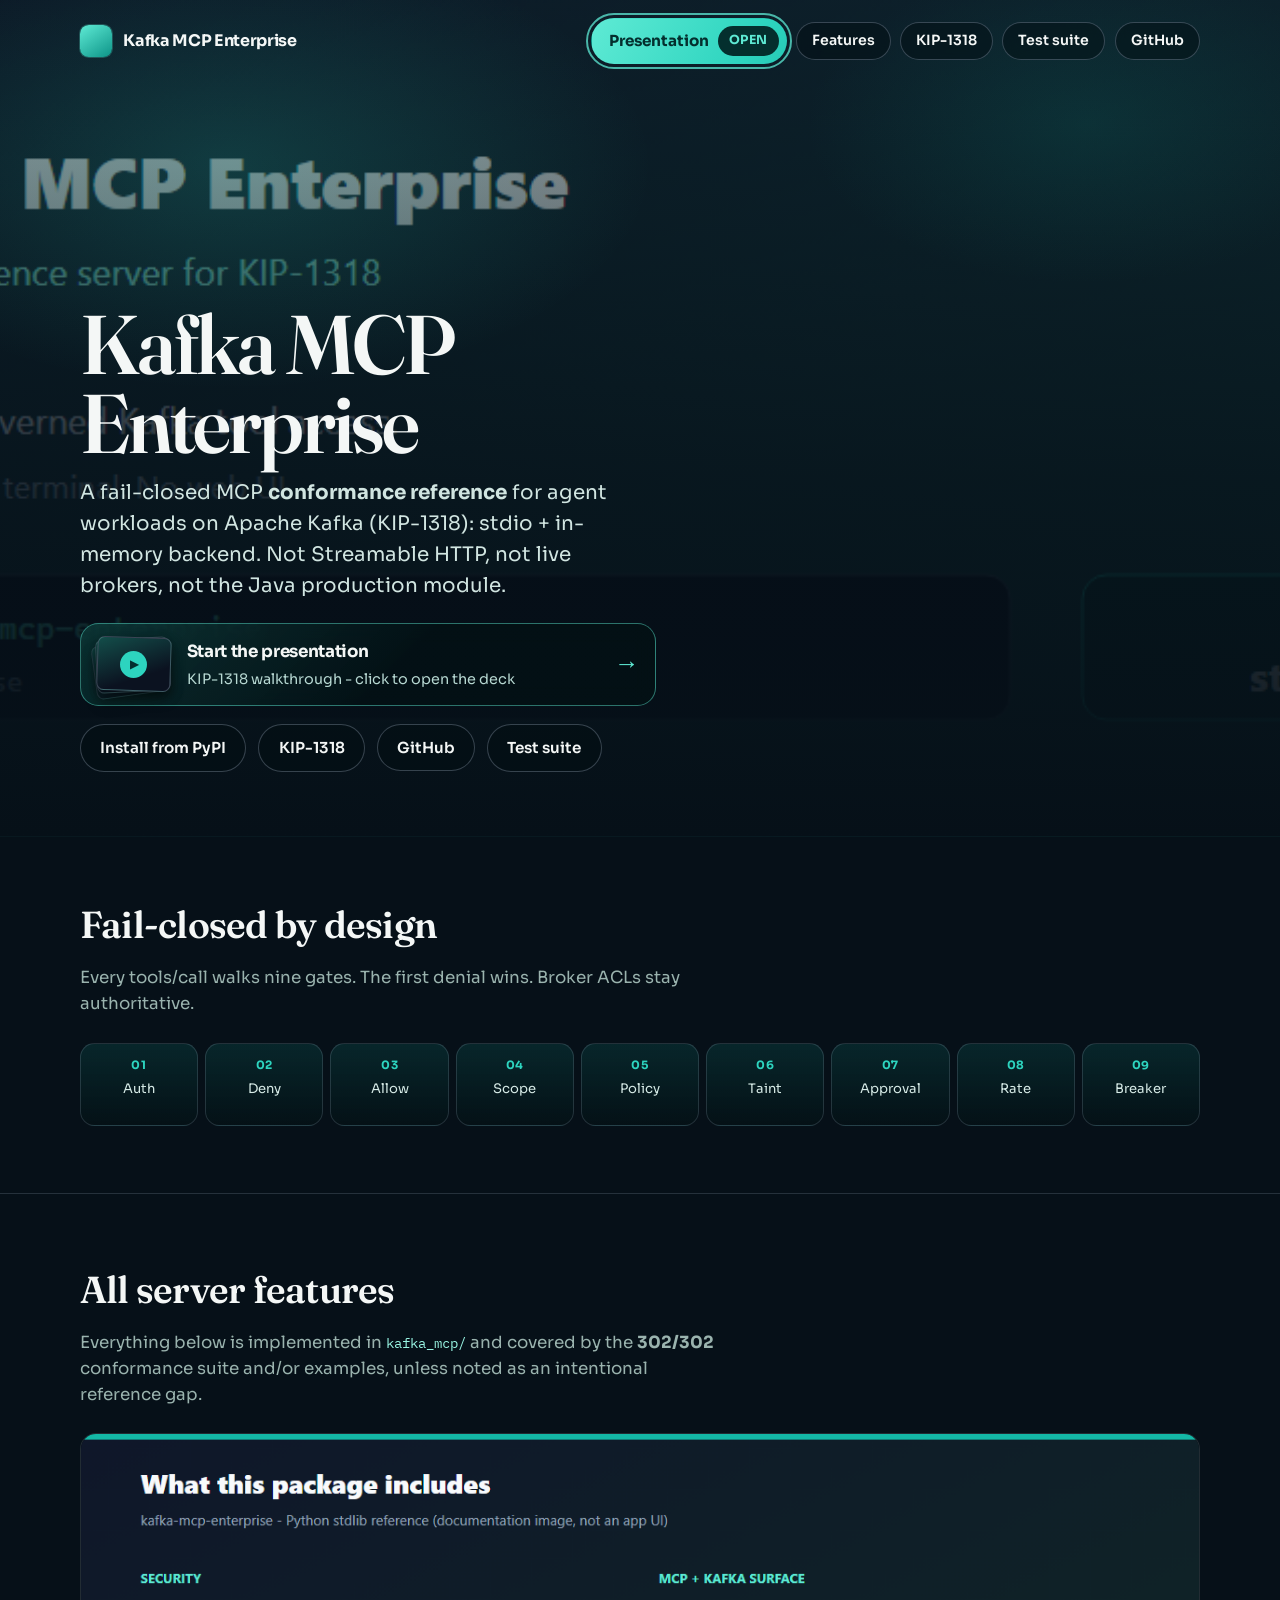
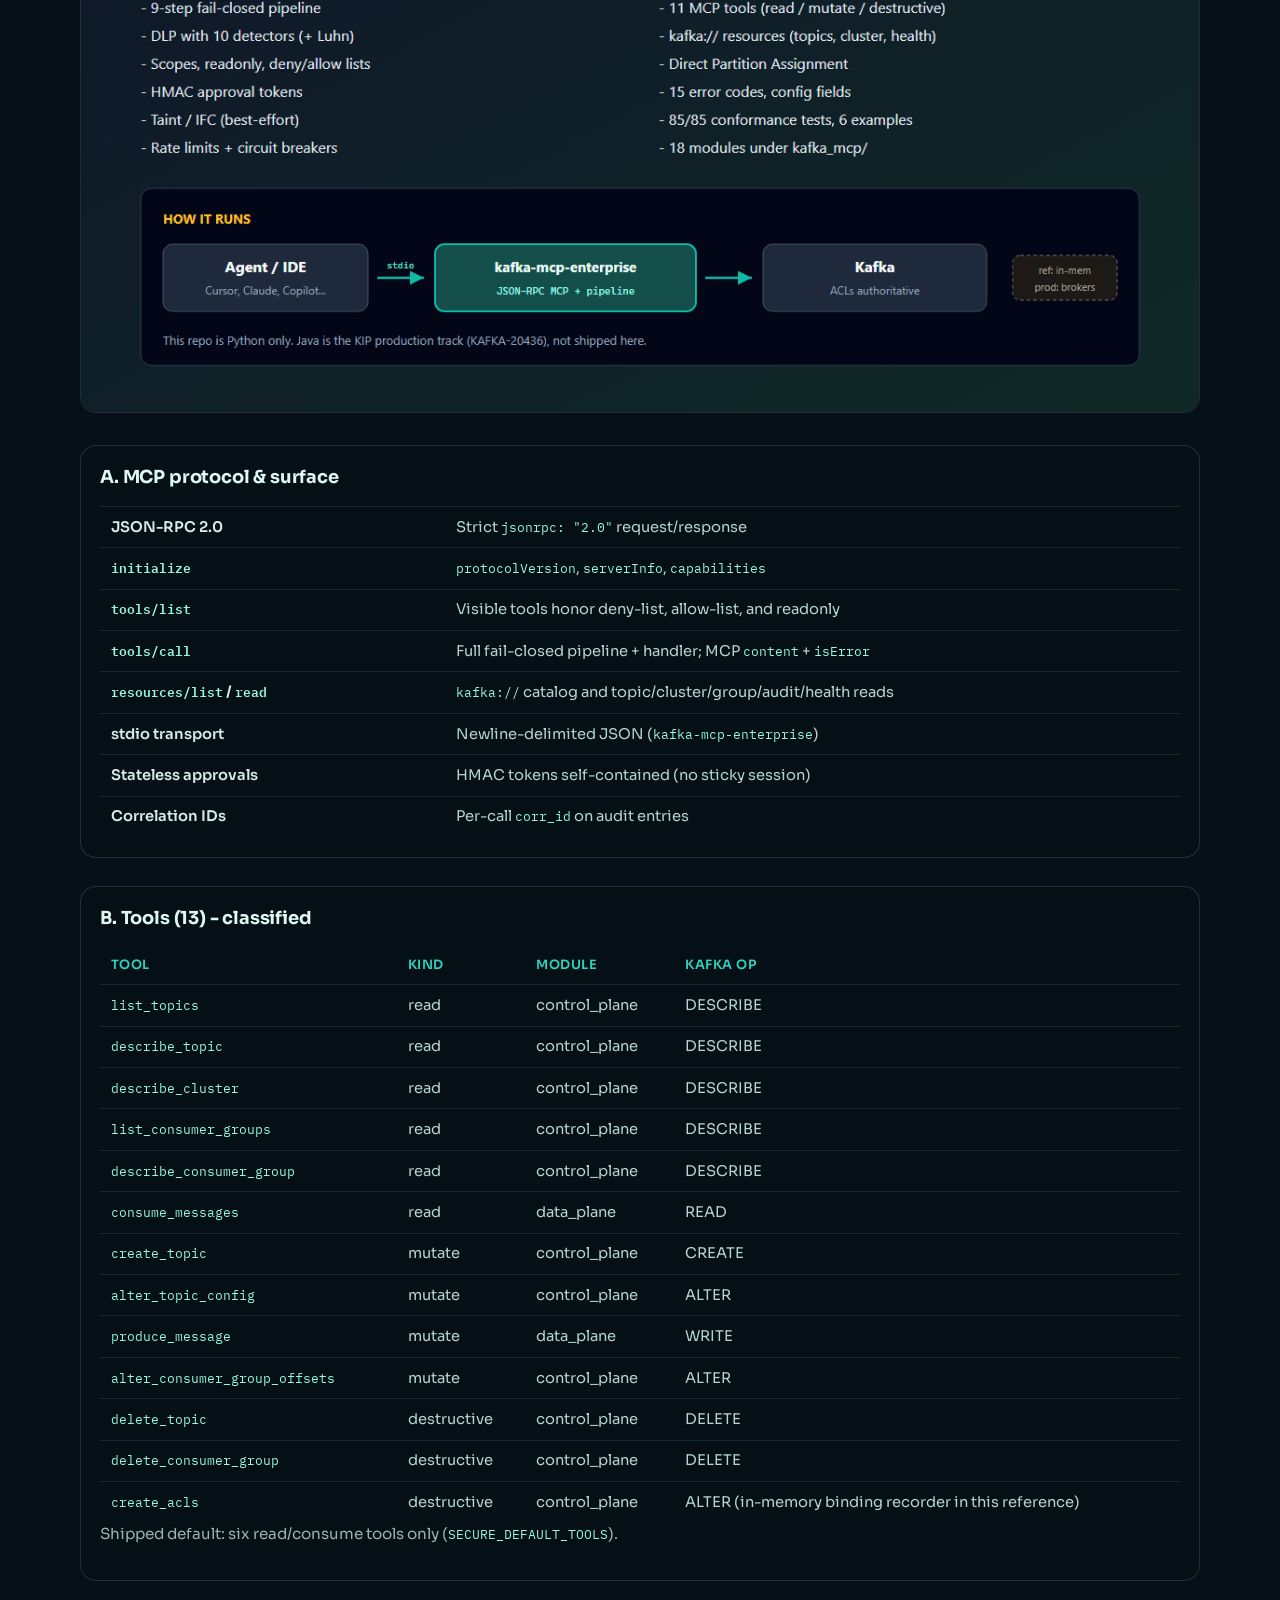
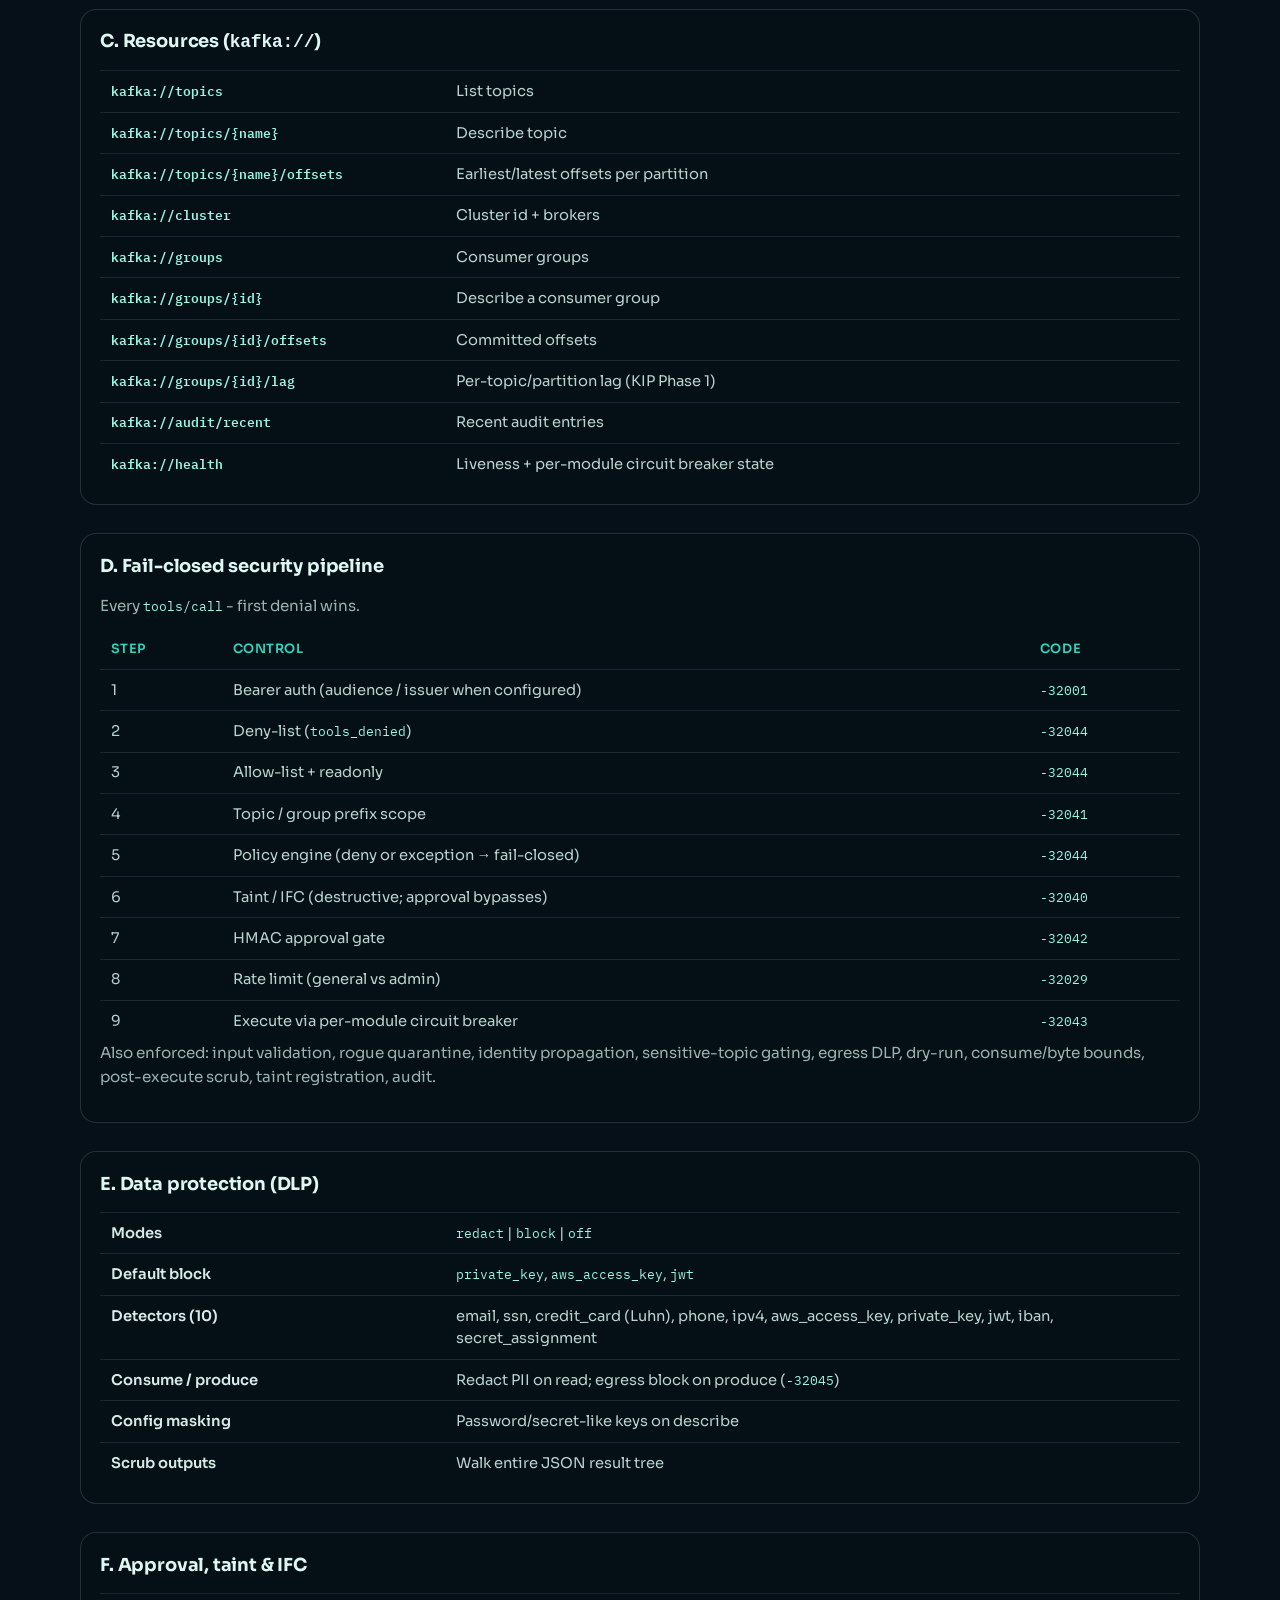
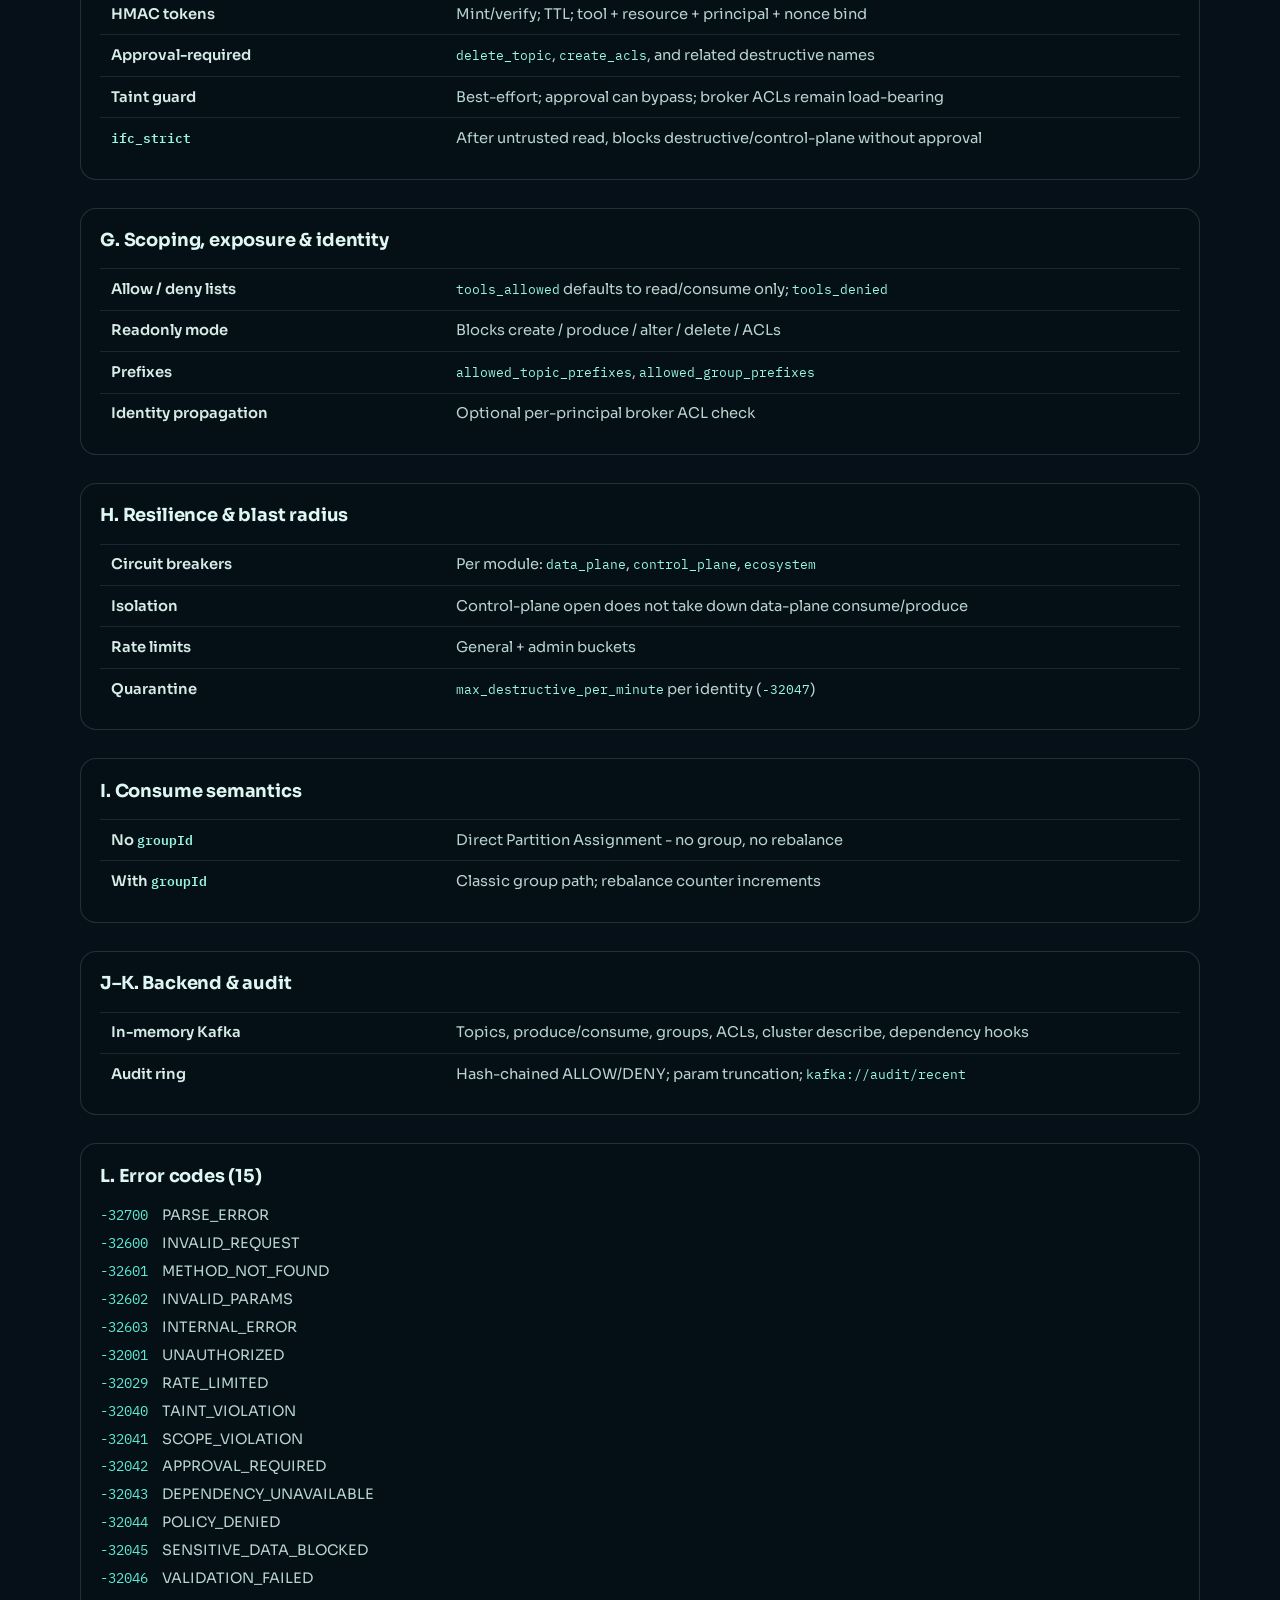
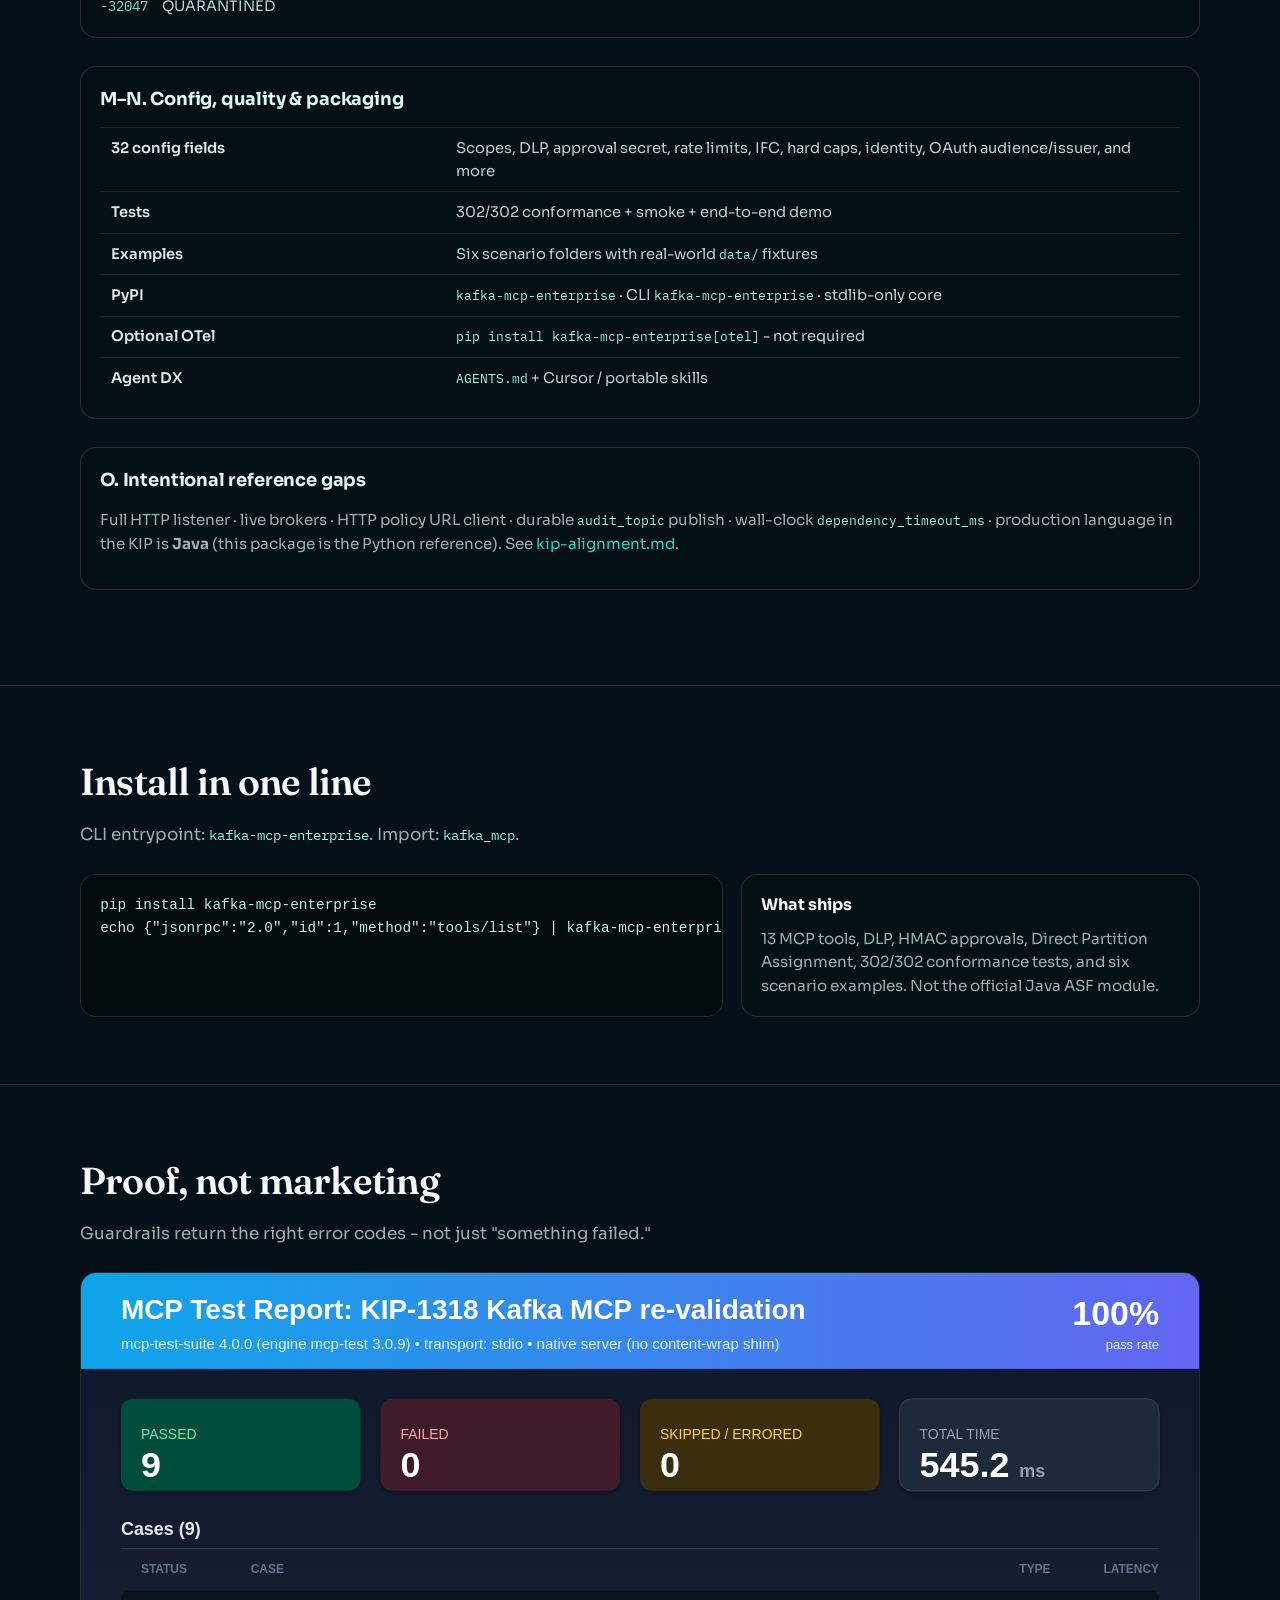
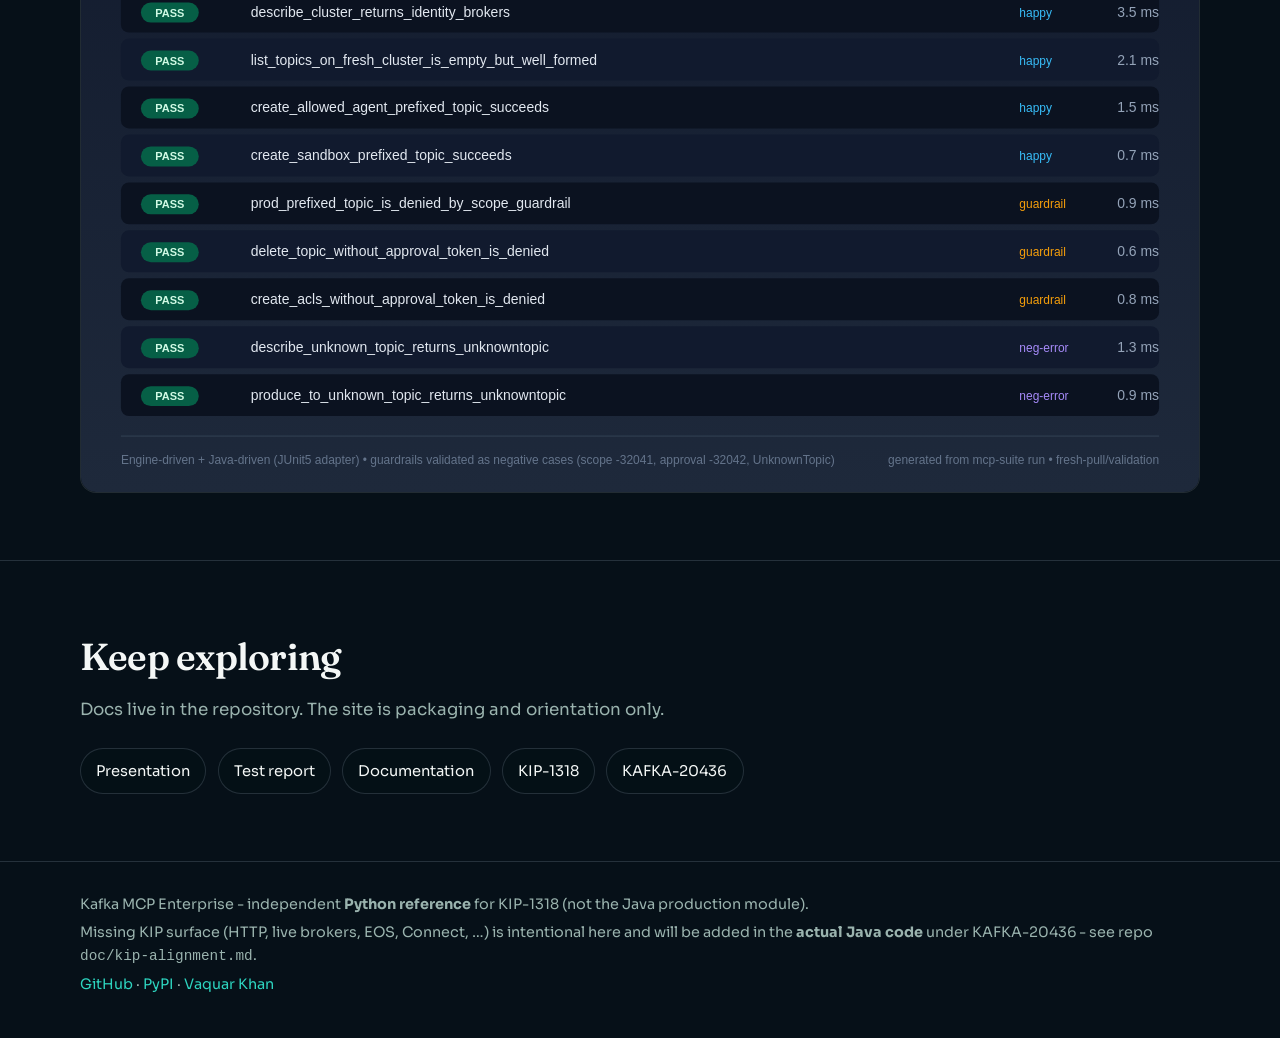
<file: site/index.html>
<!DOCTYPE html>
<html lang="en">
<head>
  <meta charset="utf-8">
  <meta name="viewport" content="width=device-width, initial-scale=1.0">
  <title>Kafka MCP Enterprise</title>
  <meta name="description" content="Python stdlib MCP reference for Apache Kafka (KIP-1318): fail-closed security, DLP, approvals, and conformance tests.">
  <meta property="og:title" content="Kafka MCP Enterprise">
  <meta property="og:description" content="Governed Kafka tool access for AI agents - KIP-1318 reference server.">
  <meta property="og:image" content="https://vaquarkhan.github.io/kafka-mcp-enterprise-server/assets/kafka-mcp-banner.png">
  <meta property="og:url" content="https://vaquarkhan.github.io/kafka-mcp-enterprise-server/">
  <link rel="preconnect" href="https://fonts.googleapis.com">
  <link rel="preconnect" href="https://fonts.gstatic.com" crossorigin>
  <link href="https://fonts.googleapis.com/css2?family=Fraunces:opsz,wght@9..144,500;9..144,600;9..144,700&family=IBM+Plex+Mono:wght@400;500&family=Sora:wght@400;550;650;700&display=swap" rel="stylesheet">
  <link rel="stylesheet" href="assets/site.css">
</head>
<body>
  <a class="skip" href="#main">Skip to content</a>

  <header class="hero">
    <div class="hero-bg" aria-hidden="true"></div>
    <div class="hero-veil" aria-hidden="true"></div>

    <nav class="nav" aria-label="Primary">
      <a class="brand" href="./">
        <span class="mark" aria-hidden="true"></span>
        Kafka MCP Enterprise
      </a>
      <div class="nav-actions" role="list">
        <a class="nav-pill nav-pill-hot" role="listitem" href="slides.html" aria-label="Open the presentation">
          <span class="nav-hot-ring" aria-hidden="true"></span>
          <span class="nav-hot-label">Presentation</span>
          <span class="nav-hot-go" aria-hidden="true">Open</span>
        </a>
        <a class="nav-pill" role="listitem" href="#features">Features</a>
        <a class="nav-pill" role="listitem" href="https://cwiki.apache.org/confluence/display/KAFKA/KIP-1318%3A+Model+Context+Protocol+%28MCP%29+Server+for+Apache+Kafka" target="_blank" rel="noopener">KIP-1318</a>
        <a class="nav-pill" role="listitem" href="https://github.com/vaquarkhan/mcp-test-suite" target="_blank" rel="noopener">Test suite</a>
        <a class="nav-pill" role="listitem" href="https://github.com/vaquarkhan/kafka-mcp-enterprise-server" target="_blank" rel="noopener">GitHub</a>
      </div>
    </nav>

    <div class="hero-inner" id="main">
      <h1 class="hero-brand">Kafka MCP Enterprise</h1>
      <p class="hero-line">
        A fail-closed MCP <strong>conformance reference</strong> for agent workloads on Apache Kafka (KIP-1318):
        stdio + in-memory backend. Not Streamable HTTP, not live brokers, not the Java production module.
      </p>
      <a class="deck-magnet" href="slides.html">
        <span class="deck-art" aria-hidden="true">
          <span class="deck-slide s1"></span>
          <span class="deck-slide s2"></span>
          <span class="deck-slide s3"></span>
          <span class="deck-play">▶</span>
        </span>
        <span class="deck-copy">
          <strong>Start the presentation</strong>
          <span>KIP-1318 walkthrough - click to open the deck</span>
        </span>
        <span class="deck-arrow" aria-hidden="true">→</span>
      </a>
      <div class="cta">
        <a class="btn btn-ghost" href="https://pypi.org/project/kafka-mcp-enterprise/">Install from PyPI</a>
        <a class="btn btn-ghost" href="https://cwiki.apache.org/confluence/display/KAFKA/KIP-1318%3A+Model+Context+Protocol+%28MCP%29+Server+for+Apache+Kafka" target="_blank" rel="noopener">KIP-1318</a>
        <a class="btn btn-ghost" href="https://github.com/vaquarkhan/kafka-mcp-enterprise-server" target="_blank" rel="noopener">GitHub</a>
        <a class="btn btn-ghost" href="https://github.com/vaquarkhan/mcp-test-suite" target="_blank" rel="noopener">Test suite</a>
      </div>
    </div>
  </header>

  <section class="section" id="pipeline">
    <div class="wrap">
      <h2>Fail-closed by design</h2>
      <p class="lede">
        Every tools/call walks nine gates. The first denial wins. Broker ACLs stay authoritative.
      </p>
      <div class="pipeline" aria-label="Security pipeline stages">
        <div class="step"><b>01</b><span>Auth</span></div>
        <div class="step"><b>02</b><span>Deny</span></div>
        <div class="step"><b>03</b><span>Allow</span></div>
        <div class="step"><b>04</b><span>Scope</span></div>
        <div class="step"><b>05</b><span>Policy</span></div>
        <div class="step"><b>06</b><span>Taint</span></div>
        <div class="step"><b>07</b><span>Approval</span></div>
        <div class="step"><b>08</b><span>Rate</span></div>
        <div class="step"><b>09</b><span>Breaker</span></div>
      </div>
    </div>
  </section>

  <section class="section" id="features">
    <div class="wrap">
      <h2>All server features</h2>
      <p class="lede">
        Everything below is implemented in <code>kafka_mcp/</code> and covered by the
        <strong>302/302</strong> conformance suite and/or examples, unless noted as an intentional reference gap.
      </p>
      <figure class="feat-banner">
        <img src="assets/kafka-mcp-features.png" width="1200" height="620" alt="What this package includes: security pipeline, MCP tools, and how it runs">
      </figure>

      <article class="feat-block">
        <h3>A. MCP protocol &amp; surface</h3>
        <table class="feat-table">
          <tbody>
            <tr><th>JSON-RPC 2.0</th><td>Strict <code>jsonrpc: "2.0"</code> request/response</td></tr>
            <tr><th><code>initialize</code></th><td><code>protocolVersion</code>, <code>serverInfo</code>, <code>capabilities</code></td></tr>
            <tr><th><code>tools/list</code></th><td>Visible tools honor deny-list, allow-list, and readonly</td></tr>
            <tr><th><code>tools/call</code></th><td>Full fail-closed pipeline + handler; MCP <code>content</code> + <code>isError</code></td></tr>
            <tr><th><code>resources/list</code> / <code>read</code></th><td><code>kafka://</code> catalog and topic/cluster/group/audit/health reads</td></tr>
            <tr><th>stdio transport</th><td>Newline-delimited JSON (<code>kafka-mcp-enterprise</code>)</td></tr>
            <tr><th>Stateless approvals</th><td>HMAC tokens self-contained (no sticky session)</td></tr>
            <tr><th>Correlation IDs</th><td>Per-call <code>corr_id</code> on audit entries</td></tr>
          </tbody>
        </table>
      </article>

      <article class="feat-block">
        <h3>B. Tools (13) - classified</h3>
        <table class="feat-table">
          <thead><tr><th>Tool</th><th>kind</th><th>module</th><th>Kafka op</th></tr></thead>
          <tbody>
            <tr><td><code>list_topics</code></td><td>read</td><td>control_plane</td><td>DESCRIBE</td></tr>
            <tr><td><code>describe_topic</code></td><td>read</td><td>control_plane</td><td>DESCRIBE</td></tr>
            <tr><td><code>describe_cluster</code></td><td>read</td><td>control_plane</td><td>DESCRIBE</td></tr>
            <tr><td><code>list_consumer_groups</code></td><td>read</td><td>control_plane</td><td>DESCRIBE</td></tr>
            <tr><td><code>describe_consumer_group</code></td><td>read</td><td>control_plane</td><td>DESCRIBE</td></tr>
            <tr><td><code>consume_messages</code></td><td>read</td><td>data_plane</td><td>READ</td></tr>
            <tr><td><code>create_topic</code></td><td>mutate</td><td>control_plane</td><td>CREATE</td></tr>
            <tr><td><code>alter_topic_config</code></td><td>mutate</td><td>control_plane</td><td>ALTER</td></tr>
            <tr><td><code>produce_message</code></td><td>mutate</td><td>data_plane</td><td>WRITE</td></tr>
            <tr><td><code>alter_consumer_group_offsets</code></td><td>mutate</td><td>control_plane</td><td>ALTER</td></tr>
            <tr><td><code>delete_topic</code></td><td>destructive</td><td>control_plane</td><td>DELETE</td></tr>
            <tr><td><code>delete_consumer_group</code></td><td>destructive</td><td>control_plane</td><td>DELETE</td></tr>
            <tr><td><code>create_acls</code></td><td>destructive</td><td>control_plane</td><td>ALTER (in-memory binding recorder in this reference)</td></tr>
          </tbody>
        </table>
        <p class="feat-note">Shipped default: six read/consume tools only (<code>SECURE_DEFAULT_TOOLS</code>).</p>
      </article>

      <article class="feat-block">
        <h3>C. Resources (<code>kafka://</code>)</h3>
        <table class="feat-table">
          <tbody>
            <tr><th><code>kafka://topics</code></th><td>List topics</td></tr>
            <tr><th><code>kafka://topics/{name}</code></th><td>Describe topic</td></tr>
            <tr><th><code>kafka://topics/{name}/offsets</code></th><td>Earliest/latest offsets per partition</td></tr>
            <tr><th><code>kafka://cluster</code></th><td>Cluster id + brokers</td></tr>
            <tr><th><code>kafka://groups</code></th><td>Consumer groups</td></tr>
            <tr><th><code>kafka://groups/{id}</code></th><td>Describe a consumer group</td></tr>
            <tr><th><code>kafka://groups/{id}/offsets</code></th><td>Committed offsets</td></tr>
            <tr><th><code>kafka://groups/{id}/lag</code></th><td>Per-topic/partition lag (KIP Phase 1)</td></tr>
            <tr><th><code>kafka://audit/recent</code></th><td>Recent audit entries</td></tr>
            <tr><th><code>kafka://health</code></th><td>Liveness + per-module circuit breaker state</td></tr>
          </tbody>
        </table>
      </article>

      <article class="feat-block">
        <h3>D. Fail-closed security pipeline</h3>
        <p class="feat-note">Every <code>tools/call</code> - first denial wins.</p>
        <table class="feat-table">
          <thead><tr><th>Step</th><th>Control</th><th>Code</th></tr></thead>
          <tbody>
            <tr><td>1</td><td>Bearer auth (audience / issuer when configured)</td><td><code>-32001</code></td></tr>
            <tr><td>2</td><td>Deny-list (<code>tools_denied</code>)</td><td><code>-32044</code></td></tr>
            <tr><td>3</td><td>Allow-list + readonly</td><td><code>-32044</code></td></tr>
            <tr><td>4</td><td>Topic / group prefix scope</td><td><code>-32041</code></td></tr>
            <tr><td>5</td><td>Policy engine (deny or exception → fail-closed)</td><td><code>-32044</code></td></tr>
            <tr><td>6</td><td>Taint / IFC (destructive; approval bypasses)</td><td><code>-32040</code></td></tr>
            <tr><td>7</td><td>HMAC approval gate</td><td><code>-32042</code></td></tr>
            <tr><td>8</td><td>Rate limit (general vs admin)</td><td><code>-32029</code></td></tr>
            <tr><td>9</td><td>Execute via per-module circuit breaker</td><td><code>-32043</code></td></tr>
          </tbody>
        </table>
        <p class="feat-note">Also enforced: input validation, rogue quarantine, identity propagation, sensitive-topic gating, egress DLP, dry-run, consume/byte bounds, post-execute scrub, taint registration, audit.</p>
      </article>

      <article class="feat-block">
        <h3>E. Data protection (DLP)</h3>
        <table class="feat-table">
          <tbody>
            <tr><th>Modes</th><td><code>redact</code> | <code>block</code> | <code>off</code></td></tr>
            <tr><th>Default block</th><td><code>private_key</code>, <code>aws_access_key</code>, <code>jwt</code></td></tr>
            <tr><th>Detectors (10)</th><td>email, ssn, credit_card (Luhn), phone, ipv4, aws_access_key, private_key, jwt, iban, secret_assignment</td></tr>
            <tr><th>Consume / produce</th><td>Redact PII on read; egress block on produce (<code>-32045</code>)</td></tr>
            <tr><th>Config masking</th><td>Password/secret-like keys on describe</td></tr>
            <tr><th>Scrub outputs</th><td>Walk entire JSON result tree</td></tr>
          </tbody>
        </table>
      </article>

      <article class="feat-block">
        <h3>F. Approval, taint &amp; IFC</h3>
        <table class="feat-table">
          <tbody>
            <tr><th>HMAC tokens</th><td>Mint/verify; TTL; tool + resource + principal + nonce bind</td></tr>
            <tr><th>Approval-required</th><td><code>delete_topic</code>, <code>create_acls</code>, and related destructive names</td></tr>
            <tr><th>Taint guard</th><td>Best-effort; approval can bypass; broker ACLs remain load-bearing</td></tr>
            <tr><th><code>ifc_strict</code></th><td>After untrusted read, blocks destructive/control-plane without approval</td></tr>
          </tbody>
        </table>
      </article>

      <article class="feat-block">
        <h3>G. Scoping, exposure &amp; identity</h3>
        <table class="feat-table">
          <tbody>
            <tr><th>Allow / deny lists</th><td><code>tools_allowed</code> defaults to read/consume only; <code>tools_denied</code></td></tr>
            <tr><th>Readonly mode</th><td>Blocks create / produce / alter / delete / ACLs</td></tr>
            <tr><th>Prefixes</th><td><code>allowed_topic_prefixes</code>, <code>allowed_group_prefixes</code></td></tr>
            <tr><th>Identity propagation</th><td>Optional per-principal broker ACL check</td></tr>
          </tbody>
        </table>
      </article>

      <article class="feat-block">
        <h3>H. Resilience &amp; blast radius</h3>
        <table class="feat-table">
          <tbody>
            <tr><th>Circuit breakers</th><td>Per module: <code>data_plane</code>, <code>control_plane</code>, <code>ecosystem</code></td></tr>
            <tr><th>Isolation</th><td>Control-plane open does not take down data-plane consume/produce</td></tr>
            <tr><th>Rate limits</th><td>General + admin buckets</td></tr>
            <tr><th>Quarantine</th><td><code>max_destructive_per_minute</code> per identity (<code>-32047</code>)</td></tr>
          </tbody>
        </table>
      </article>

      <article class="feat-block">
        <h3>I. Consume semantics</h3>
        <table class="feat-table">
          <tbody>
            <tr><th>No <code>groupId</code></th><td>Direct Partition Assignment - no group, no rebalance</td></tr>
            <tr><th>With <code>groupId</code></th><td>Classic group path; rebalance counter increments</td></tr>
          </tbody>
        </table>
      </article>

      <article class="feat-block">
        <h3>J–K. Backend &amp; audit</h3>
        <table class="feat-table">
          <tbody>
            <tr><th>In-memory Kafka</th><td>Topics, produce/consume, groups, ACLs, cluster describe, dependency hooks</td></tr>
            <tr><th>Audit ring</th><td>Hash-chained ALLOW/DENY; param truncation; <code>kafka://audit/recent</code></td></tr>
          </tbody>
        </table>
      </article>

      <article class="feat-block">
        <h3>L. Error codes (15)</h3>
        <div class="code-grid">
          <code>-32700</code><span>PARSE_ERROR</span>
          <code>-32600</code><span>INVALID_REQUEST</span>
          <code>-32601</code><span>METHOD_NOT_FOUND</span>
          <code>-32602</code><span>INVALID_PARAMS</span>
          <code>-32603</code><span>INTERNAL_ERROR</span>
          <code>-32001</code><span>UNAUTHORIZED</span>
          <code>-32029</code><span>RATE_LIMITED</span>
          <code>-32040</code><span>TAINT_VIOLATION</span>
          <code>-32041</code><span>SCOPE_VIOLATION</span>
          <code>-32042</code><span>APPROVAL_REQUIRED</span>
          <code>-32043</code><span>DEPENDENCY_UNAVAILABLE</span>
          <code>-32044</code><span>POLICY_DENIED</span>
          <code>-32045</code><span>SENSITIVE_DATA_BLOCKED</span>
          <code>-32046</code><span>VALIDATION_FAILED</span>
          <code>-32047</code><span>QUARANTINED</span>
        </div>
      </article>

      <article class="feat-block">
        <h3>M–N. Config, quality &amp; packaging</h3>
        <table class="feat-table">
          <tbody>
            <tr><th>32 config fields</th><td>Scopes, DLP, approval secret, rate limits, IFC, hard caps, identity, OAuth audience/issuer, and more</td></tr>
            <tr><th>Tests</th><td>302/302 conformance + smoke + end-to-end demo</td></tr>
            <tr><th>Examples</th><td>Six scenario folders with real-world <code>data/</code> fixtures</td></tr>
            <tr><th>PyPI</th><td><code>kafka-mcp-enterprise</code> · CLI <code>kafka-mcp-enterprise</code> · stdlib-only core</td></tr>
            <tr><th>Optional OTel</th><td><code>pip install kafka-mcp-enterprise[otel]</code> - not required</td></tr>
            <tr><th>Agent DX</th><td><code>AGENTS.md</code> + Cursor / portable skills</td></tr>
          </tbody>
        </table>
      </article>

      <article class="feat-block">
        <h3>O. Intentional reference gaps</h3>
        <p class="feat-note">
          Full HTTP listener · live brokers · HTTP policy URL client · durable <code>audit_topic</code> publish ·
          wall-clock <code>dependency_timeout_ms</code> · production language in the KIP is <strong>Java</strong>
          (this package is the Python reference). See
          <a href="https://github.com/vaquarkhan/kafka-mcp-enterprise-server/blob/main/doc/kip-alignment.md">kip-alignment.md</a>.
        </p>
      </article>
    </div>
  </section>

  <section class="section" id="install">
    <div class="wrap">
      <h2>Install in one line</h2>
      <p class="lede">CLI entrypoint: <code>kafka-mcp-enterprise</code>. Import: <code>kafka_mcp</code>.</p>
      <div class="install">
        <pre><code>pip install kafka-mcp-enterprise
echo {"jsonrpc":"2.0","id":1,"method":"tools/list"} | kafka-mcp-enterprise</code></pre>
        <aside class="aside">
          <h3>What ships</h3>
          <p>13 MCP tools, DLP, HMAC approvals, Direct Partition Assignment, 302/302 conformance tests, and six scenario examples. Not the official Java ASF module.</p>
        </aside>
      </div>
    </div>
  </section>

  <section class="section" id="proof">
    <div class="wrap">
      <h2>Proof, not marketing</h2>
      <p class="lede">Guardrails return the right error codes - not just "something failed."</p>
      <div class="proof">
        <img src="revalidation-dashboard.svg" width="1100" height="620" alt="Re-validation dashboard showing passing security checks">
      </div>
    </div>
  </section>

  <section class="section">
    <div class="wrap">
      <h2>Keep exploring</h2>
      <p class="lede">Docs live in the repository. The site is packaging and orientation only.</p>
      <div class="links">
        <a class="chip" href="slides.html">Presentation</a>
        <a class="chip" href="mcp-dashboard.html">Test report</a>
        <a class="chip" href="https://github.com/vaquarkhan/kafka-mcp-enterprise-server/tree/main/doc">Documentation</a>
        <a class="chip" href="https://cwiki.apache.org/confluence/display/KAFKA/KIP-1318%3A+Model+Context+Protocol+%28MCP%29+Server+for+Apache+Kafka">KIP-1318</a>
        <a class="chip" href="https://issues.apache.org/jira/browse/KAFKA-20436">KAFKA-20436</a>
      </div>
    </div>
  </section>

  <footer class="foot">
    <div class="wrap">
      <p>Kafka MCP Enterprise - independent <strong>Python reference</strong> for KIP-1318 (not the Java production module).</p>
      <p>Missing KIP surface (HTTP, live brokers, EOS, Connect, …) is intentional here and will be added in the <strong>actual Java code</strong> under KAFKA-20436 - see repo <code>doc/kip-alignment.md</code>.</p>
      <p><a href="https://github.com/vaquarkhan/kafka-mcp-enterprise-server">GitHub</a> · <a href="https://pypi.org/project/kafka-mcp-enterprise/">PyPI</a> · <a href="https://github.com/vaquarkhan">Vaquar Khan</a></p>
    </div>
  </footer>
</body>
</html>
</file>
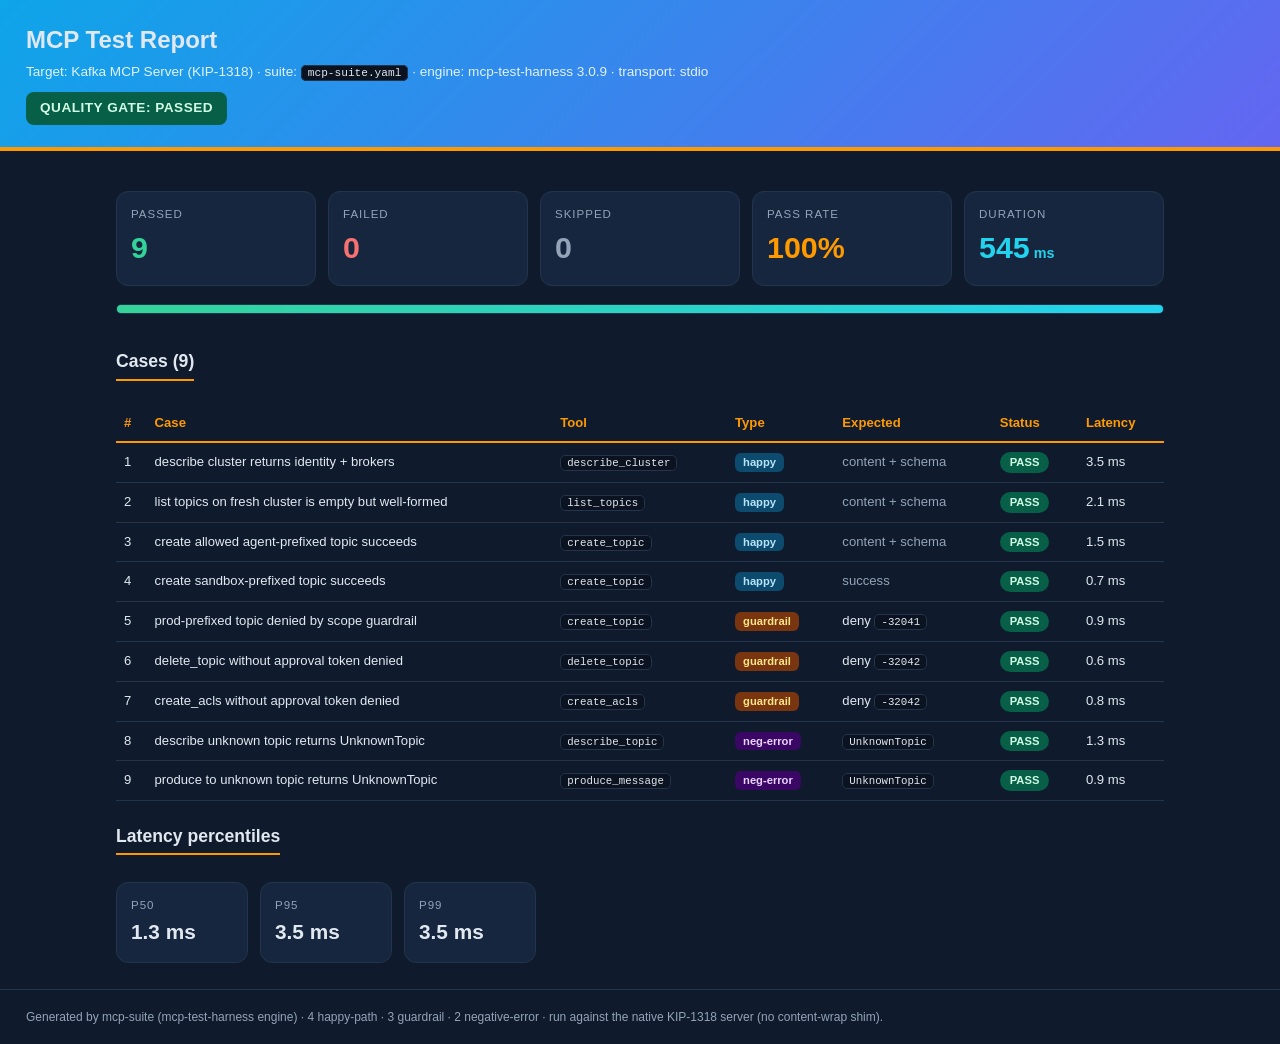
<file: site/mcp-dashboard.html>
<!DOCTYPE html>
<html lang="en">
<head>
<meta charset="utf-8">
<meta name="viewport" content="width=device-width, initial-scale=1.0">
<title>MCP Test Report: Kafka MCP Server (KIP-1318)</title>
<link rel="stylesheet" href="assets/dashboard.css">
</head>
<body>

<header>
  <h1>MCP Test Report</h1>
  <p>Target: Kafka MCP Server (KIP-1318) · suite: <code>mcp-suite.yaml</code> · engine: mcp-test-harness 3.0.9 · transport: stdio</p>
  <div class="gate">QUALITY GATE: PASSED</div>
</header>

<div class="wrap">

  <div class="cards">
    <div class="c pass"><div class="k">Passed</div><div class="v">9</div></div>
    <div class="c fail"><div class="k">Failed</div><div class="v">0</div></div>
    <div class="c skip"><div class="k">Skipped</div><div class="v">0</div></div>
    <div class="c rate"><div class="k">Pass rate</div><div class="v">100%</div></div>
    <div class="c time"><div class="k">Duration</div><div class="v">545<span style="font-size:.9rem"> ms</span></div></div>
  </div>
  <div class="bar"><i></i></div>

  <h2>Cases (9)</h2>
  <table>
    <thead>
      <tr><th>#</th><th>Case</th><th>Tool</th><th>Type</th><th>Expected</th><th>Status</th><th>Latency</th></tr>
    </thead>
    <tbody>
      <tr><td>1</td><td>describe cluster returns identity + brokers</td><td><code>describe_cluster</code></td><td><span class="t t-happy">happy</span></td><td><span class="muted">content + schema</span></td><td><span class="badge b-pass">PASS</span></td><td>3.5 ms</td></tr>
      <tr><td>2</td><td>list topics on fresh cluster is empty but well-formed</td><td><code>list_topics</code></td><td><span class="t t-happy">happy</span></td><td><span class="muted">content + schema</span></td><td><span class="badge b-pass">PASS</span></td><td>2.1 ms</td></tr>
      <tr><td>3</td><td>create allowed agent-prefixed topic succeeds</td><td><code>create_topic</code></td><td><span class="t t-happy">happy</span></td><td><span class="muted">content + schema</span></td><td><span class="badge b-pass">PASS</span></td><td>1.5 ms</td></tr>
      <tr><td>4</td><td>create sandbox-prefixed topic succeeds</td><td><code>create_topic</code></td><td><span class="t t-happy">happy</span></td><td><span class="muted">success</span></td><td><span class="badge b-pass">PASS</span></td><td>0.7 ms</td></tr>
      <tr><td>5</td><td>prod-prefixed topic denied by scope guardrail</td><td><code>create_topic</code></td><td><span class="t t-guard">guardrail</span></td><td>deny <code>-32041</code></td><td><span class="badge b-pass">PASS</span></td><td>0.9 ms</td></tr>
      <tr><td>6</td><td>delete_topic without approval token denied</td><td><code>delete_topic</code></td><td><span class="t t-guard">guardrail</span></td><td>deny <code>-32042</code></td><td><span class="badge b-pass">PASS</span></td><td>0.6 ms</td></tr>
      <tr><td>7</td><td>create_acls without approval token denied</td><td><code>create_acls</code></td><td><span class="t t-guard">guardrail</span></td><td>deny <code>-32042</code></td><td><span class="badge b-pass">PASS</span></td><td>0.8 ms</td></tr>
      <tr><td>8</td><td>describe unknown topic returns UnknownTopic</td><td><code>describe_topic</code></td><td><span class="t t-neg">neg-error</span></td><td><code>UnknownTopic</code></td><td><span class="badge b-pass">PASS</span></td><td>1.3 ms</td></tr>
      <tr><td>9</td><td>produce to unknown topic returns UnknownTopic</td><td><code>produce_message</code></td><td><span class="t t-neg">neg-error</span></td><td><code>UnknownTopic</code></td><td><span class="badge b-pass">PASS</span></td><td>0.9 ms</td></tr>
    </tbody>
  </table>

  <h2 style="margin-top:22px">Latency percentiles</h2>
  <div class="pct">
    <div class="c"><div class="k">P50</div><div class="v">1.3 ms</div></div>
    <div class="c"><div class="k">P95</div><div class="v">3.5 ms</div></div>
    <div class="c"><div class="k">P99</div><div class="v">3.5 ms</div></div>
  </div>

</div>

<footer>
  Generated by mcp-suite (mcp-test-harness engine) · 4 happy-path · 3 guardrail · 2 negative-error · run against the native KIP-1318 server (no content-wrap shim).
</footer>

</body>
</html>
</file>
<file: site/assets/site.css>
:root {
  --ink: #f4f7f6;
  --muted: #9ab3ae;
  --teal: #2dd4bf;
  --teal-deep: #0f766e;
  --line: rgba(148, 163, 184, 0.22);
  --panel: rgba(4, 18, 22, 0.72);
  --bg0: #061018;
  --bg1: #0b2a28;
  --font: "Sora", "Segoe UI", sans-serif;
  --display: "Fraunces", Georgia, serif;
  --mono: "IBM Plex Mono", Consolas, monospace;
}

* { box-sizing: border-box; }
html { scroll-behavior: smooth; }
body {
  margin: 0;
  color: var(--ink);
  font-family: var(--font);
  background: var(--bg0);
  line-height: 1.55;
  overflow-x: hidden;
}

a { color: var(--teal); text-decoration: none; }
a:hover { text-decoration: underline; text-underline-offset: 3px; }

.skip {
  position: absolute;
  left: -999px;
  top: 0;
}
.skip:focus {
  left: 1rem;
  top: 1rem;
  z-index: 50;
  background: #fff;
  color: #000;
  padding: 0.5rem 0.75rem;
}

.nav {
  position: relative;
  z-index: 5;
  display: flex;
  align-items: center;
  justify-content: space-between;
  gap: 1rem;
  width: min(1120px, calc(100% - 2rem));
  margin: 0 auto;
  padding: 1.15rem 0;
}
.brand {
  display: inline-flex;
  align-items: center;
  gap: 0.7rem;
  color: var(--ink);
  font-weight: 700;
  letter-spacing: -0.02em;
  text-decoration: none;
}
.brand:hover { text-decoration: none; }
.mark {
  width: 2rem;
  height: 2rem;
  border-radius: 0.55rem;
  background: linear-gradient(145deg, #5eead4, #0d9488);
  box-shadow: 0 0 0 1px rgba(94, 234, 212, 0.25);
}
.nav-actions {
  display: flex;
  flex-wrap: wrap;
  gap: 0.55rem;
  align-items: center;
}
.nav-pill {
  display: inline-flex;
  align-items: center;
  justify-content: center;
  min-height: 2.35rem;
  padding: 0.45rem 0.95rem;
  border-radius: 999px;
  border: 1px solid rgba(148, 163, 184, 0.35);
  background: rgba(2, 12, 16, 0.45);
  color: var(--ink);
  font-size: 0.88rem;
  font-weight: 600;
  text-decoration: none;
  backdrop-filter: blur(10px);
  transition: transform 0.2s ease, border-color 0.2s ease, background 0.2s ease, box-shadow 0.2s ease;
  animation: navIn 0.7s ease both, pillFloat 3.6s ease-in-out infinite;
}
.nav-pill:nth-child(1) { animation-delay: 0.05s, 0s; }
.nav-pill:nth-child(2) { animation-delay: 0.1s, 0.2s; }
.nav-pill:nth-child(3) { animation-delay: 0.15s, 0.4s; }
.nav-pill:nth-child(4) { animation-delay: 0.2s, 0.6s; }
.nav-pill:nth-child(5) { animation-delay: 0.25s, 0.8s; }
.nav-pill:hover {
  text-decoration: none;
  transform: translateY(-2px) scale(1.03);
  border-color: var(--teal);
  box-shadow: 0 8px 24px rgba(45, 212, 191, 0.18);
}
.nav-pill-hot {
  position: relative;
  gap: 0.55rem;
  padding-right: 0.45rem;
  background: linear-gradient(120deg, #5eead4, #2dd4bf 40%, #0d9488);
  background-size: 200% 200%;
  color: #042f2e;
  border-color: transparent;
  font-size: 0.95rem;
  min-height: 2.65rem;
  padding-left: 1.05rem;
  animation: navIn 0.7s ease both, hotBob 1.6s ease-in-out infinite, shimmerShift 3.2s linear infinite;
  box-shadow: 0 0 0 0 rgba(45, 212, 191, 0.55);
}
.nav-hot-ring {
  position: absolute;
  inset: -6px;
  border-radius: 999px;
  border: 2px solid rgba(94, 234, 212, 0.75);
  animation: ringPulse 1.6s ease-out infinite;
  pointer-events: none;
}
.nav-hot-label { font-weight: 700; }
.nav-hot-go {
  display: inline-flex;
  align-items: center;
  justify-content: center;
  min-height: 1.85rem;
  padding: 0 0.7rem;
  border-radius: 999px;
  background: #042f2e;
  color: #5eead4;
  font-size: 0.78rem;
  font-weight: 700;
  letter-spacing: 0.04em;
  text-transform: uppercase;
  animation: goBlink 1.4s ease-in-out infinite;
}
.nav-pill-hot:hover {
  color: #021916;
  transform: translateY(-3px) scale(1.05);
  box-shadow: 0 14px 36px rgba(45, 212, 191, 0.42);
}

.deck-magnet {
  display: grid;
  grid-template-columns: auto 1fr auto;
  align-items: center;
  gap: 1rem;
  max-width: 36rem;
  margin: 0 0 1.15rem;
  padding: 0.85rem 1rem;
  border-radius: 1.15rem;
  text-decoration: none;
  color: var(--ink);
  border: 1px solid rgba(94, 234, 212, 0.45);
  background:
    linear-gradient(135deg, rgba(45, 212, 191, 0.18), rgba(4, 18, 22, 0.72) 55%),
    rgba(2, 12, 16, 0.55);
  box-shadow: 0 0 0 0 rgba(45, 212, 191, 0.35);
  backdrop-filter: blur(10px);
  animation: rise 0.9s ease 0.18s both, magnetPulse 1.8s ease-in-out infinite;
  transition: transform 0.2s ease, box-shadow 0.2s ease, border-color 0.2s ease;
}
.deck-magnet:hover {
  text-decoration: none;
  transform: translateY(-3px) scale(1.015);
  border-color: #5eead4;
  box-shadow: 0 18px 40px rgba(45, 212, 191, 0.28);
}
.deck-art {
  position: relative;
  width: 4.6rem;
  height: 3.35rem;
  flex: none;
}
.deck-slide {
  position: absolute;
  inset: 0;
  border-radius: 0.45rem;
  border: 1px solid rgba(148, 163, 184, 0.35);
  background: linear-gradient(160deg, #134e4a, #0b1220 70%);
  box-shadow: 0 6px 14px rgba(0, 0, 0, 0.35);
}
.deck-slide.s1 { transform: rotate(-8deg) translate(-4px, 4px); opacity: 0.55; }
.deck-slide.s2 { transform: rotate(-3deg) translate(-1px, 1px); opacity: 0.8; animation: stackWiggle 2.4s ease-in-out infinite; }
.deck-slide.s3 { transform: rotate(2deg); }
.deck-play {
  position: absolute;
  inset: 0;
  margin: auto;
  width: 1.7rem;
  height: 1.7rem;
  border-radius: 999px;
  display: grid;
  place-items: center;
  background: #2dd4bf;
  color: #042f2e;
  font-size: 0.7rem;
  font-weight: 700;
  z-index: 2;
  animation: playPop 1.5s ease-in-out infinite;
}
.deck-copy {
  display: grid;
  gap: 0.2rem;
  min-width: 0;
}
.deck-copy strong {
  font-size: 1.05rem;
  letter-spacing: -0.02em;
}
.deck-copy span {
  color: #b7d8d2;
  font-size: 0.9rem;
}
.deck-arrow {
  font-size: 1.55rem;
  color: #5eead4;
  animation: arrowNudge 1.1s ease-in-out infinite;
}

.hero {
  position: relative;
  min-height: 92vh;
  display: flex;
  flex-direction: column;
  isolation: isolate;
}
.hero-bg {
  position: absolute;
  inset: 0;
  z-index: -2;
  background:
    linear-gradient(180deg, rgba(6, 16, 24, 0.35) 0%, rgba(6, 16, 24, 0.82) 58%, var(--bg0) 100%),
    url("kafka-mcp-banner.png") center / cover no-repeat;
  transform: scale(1.02);
  animation: heroDrift 18s ease-in-out infinite alternate;
}
.hero-veil {
  position: absolute;
  inset: 0;
  z-index: -1;
  background:
    radial-gradient(ellipse 55% 45% at 18% 20%, rgba(45, 212, 191, 0.18), transparent 60%),
    radial-gradient(ellipse 40% 35% at 85% 15%, rgba(15, 118, 110, 0.2), transparent 55%);
  pointer-events: none;
}
.hero-inner {
  width: min(1120px, calc(100% - 2rem));
  margin: auto auto 0;
  padding: 4.5rem 0 3.5rem;
}
.hero-brand {
  margin: 0 0 0.85rem;
  font-family: var(--display);
  font-weight: 600;
  font-size: clamp(2.8rem, 7vw, 5.2rem);
  line-height: 0.95;
  letter-spacing: -0.035em;
  max-width: 11ch;
  animation: rise 0.9s ease both;
}
.hero-line {
  margin: 0 0 1.4rem;
  max-width: 34rem;
  color: #d1e5e1;
  font-size: clamp(1.05rem, 2.2vw, 1.25rem);
  animation: rise 0.9s ease 0.12s both;
}
.cta {
  display: flex;
  flex-wrap: wrap;
  gap: 0.75rem;
  animation: rise 0.9s ease 0.22s both;
}
.btn {
  display: inline-flex;
  align-items: center;
  justify-content: center;
  min-height: 2.85rem;
  padding: 0.7rem 1.2rem;
  border-radius: 999px;
  font-weight: 600;
  font-size: 0.95rem;
  border: 1px solid transparent;
  text-decoration: none;
  transition: transform 0.2s ease, background 0.2s ease, border-color 0.2s ease;
}
.btn:hover { text-decoration: none; transform: translateY(-1px); }
.btn-primary {
  background: var(--teal);
  color: #042f2e;
}
.btn-primary:hover { background: #5eead4; }
.btn-ghost {
  background: rgba(2, 12, 16, 0.35);
  border-color: rgba(148, 163, 184, 0.35);
  color: var(--ink);
  backdrop-filter: blur(8px);
}
.btn-ghost:hover { border-color: var(--teal); }

.wrap {
  width: min(1120px, calc(100% - 2rem));
  margin: 0 auto;
}
.section {
  padding: 4.2rem 0;
  border-top: 1px solid var(--line);
}
.section h2 {
  margin: 0 0 0.65rem;
  font-family: var(--display);
  font-size: clamp(1.7rem, 3vw, 2.35rem);
  letter-spacing: -0.02em;
  font-weight: 600;
}
.section .lede {
  margin: 0 0 1.6rem;
  max-width: 40rem;
  color: var(--muted);
  font-size: 1.05rem;
}

.pipeline {
  display: grid;
  grid-template-columns: repeat(9, minmax(0, 1fr));
  gap: 0.45rem;
  margin-top: 1.2rem;
}
.step {
  background: linear-gradient(180deg, rgba(15, 118, 110, 0.22), rgba(4, 18, 22, 0.65));
  border: 1px solid var(--line);
  border-radius: 0.9rem;
  padding: 0.85rem 0.55rem;
  text-align: center;
  min-height: 5.2rem;
  animation: rise 0.7s ease both;
}
.step:nth-child(1) { animation-delay: 0.02s; }
.step:nth-child(2) { animation-delay: 0.05s; }
.step:nth-child(3) { animation-delay: 0.08s; }
.step:nth-child(4) { animation-delay: 0.11s; }
.step:nth-child(5) { animation-delay: 0.14s; }
.step:nth-child(6) { animation-delay: 0.17s; }
.step:nth-child(7) { animation-delay: 0.2s; }
.step:nth-child(8) { animation-delay: 0.23s; }
.step:nth-child(9) { animation-delay: 0.26s; }
.step b {
  display: block;
  color: var(--teal);
  font-size: 0.72rem;
  letter-spacing: 0.06em;
  text-transform: uppercase;
  margin-bottom: 0.35rem;
}
.step span {
  display: block;
  font-size: 0.82rem;
  line-height: 1.25;
  color: #d7ebe7;
}

.install {
  display: grid;
  grid-template-columns: 1.4fr 1fr;
  gap: 1.1rem;
  align-items: stretch;
}
pre {
  margin: 0;
  padding: 1.15rem 1.2rem;
  border-radius: 1rem;
  border: 1px solid var(--line);
  background: #020a0e;
  overflow-x: auto;
  font-family: var(--mono);
  font-size: 0.9rem;
  color: #b7f5ea;
  line-height: 1.55;
}
.aside {
  border: 1px solid var(--line);
  border-radius: 1rem;
  background: var(--panel);
  padding: 1.15rem 1.2rem;
}
.aside h3 {
  margin: 0 0 0.55rem;
  font-size: 1rem;
}
.aside p {
  margin: 0;
  color: var(--muted);
  font-size: 0.95rem;
}

.feat-banner {
  margin: 0 0 2rem;
  border-radius: 1rem;
  overflow: hidden;
  border: 1px solid var(--line);
  background: #020a0e;
}
.feat-banner img {
  display: block;
  width: 100%;
  height: auto;
}
.feat-block {
  margin: 0 0 1.75rem;
  padding: 1.15rem 1.2rem 1.25rem;
  border: 1px solid var(--line);
  border-radius: 1rem;
  background: rgba(4, 18, 22, 0.55);
}
.feat-block h3 {
  margin: 0 0 0.85rem;
  font-size: 1.12rem;
  letter-spacing: -0.01em;
  color: #dff7f2;
}
.feat-note {
  margin: 0 0 0.85rem;
  color: var(--muted);
  font-size: 0.95rem;
}
.feat-table {
  width: 100%;
  border-collapse: collapse;
  font-size: 0.92rem;
}
.feat-table th,
.feat-table td {
  text-align: left;
  vertical-align: top;
  padding: 0.55rem 0.65rem;
  border-top: 1px solid rgba(148, 163, 184, 0.16);
}
.feat-table thead th {
  color: var(--teal);
  font-weight: 600;
  border-top: none;
  font-size: 0.8rem;
  text-transform: uppercase;
  letter-spacing: 0.04em;
}
.feat-table tbody th {
  width: 32%;
  color: #d7ebe7;
  font-weight: 600;
}
.feat-table td { color: #b9d4cf; }
.feat-table code,
.feat-note code,
.aside code,
.lede code {
  font-family: var(--mono);
  font-size: 0.86em;
  color: #99f6e4;
}
.code-grid {
  display: grid;
  grid-template-columns: auto 1fr;
  gap: 0.35rem 0.85rem;
  font-size: 0.9rem;
}
.code-grid code {
  font-family: var(--mono);
  color: #5eead4;
}
.code-grid span { color: #b9d4cf; }

.proof {
  display: grid;
  grid-template-columns: 1fr;
  gap: 1rem;
}
.proof img {
  width: 100%;
  height: auto;
  border-radius: 1rem;
  border: 1px solid var(--line);
  background: #020a0e;
}

.links {
  display: flex;
  flex-wrap: wrap;
  gap: 0.7rem;
}
.chip {
  display: inline-flex;
  align-items: center;
  padding: 0.65rem 0.95rem;
  border-radius: 999px;
  border: 1px solid var(--line);
  background: rgba(4, 18, 22, 0.55);
  color: var(--ink);
  text-decoration: none;
  font-size: 0.92rem;
}
.chip:hover {
  border-color: var(--teal);
  text-decoration: none;
}

.foot {
  border-top: 1px solid var(--line);
  padding: 1.6rem 0 2.4rem;
  color: var(--muted);
  font-size: 0.9rem;
}
.foot p { margin: 0.35rem 0; }

@keyframes navIn {
  from { opacity: 0; transform: translateY(-10px) scale(0.96); }
  to { opacity: 1; transform: translateY(0) scale(1); }
}
@keyframes pillFloat {
  0%, 100% { transform: translateY(0); }
  50% { transform: translateY(-3px); }
}
@keyframes hotBob {
  0%, 100% { transform: translateY(0) scale(1); }
  50% { transform: translateY(-4px) scale(1.03); }
}
@keyframes ringPulse {
  0% { opacity: 0.95; transform: scale(0.92); }
  70% { opacity: 0; transform: scale(1.18); }
  100% { opacity: 0; transform: scale(1.22); }
}
@keyframes goBlink {
  0%, 100% { opacity: 1; }
  50% { opacity: 0.55; }
}
@keyframes magnetPulse {
  0%, 100% { box-shadow: 0 0 0 0 rgba(45, 212, 191, 0.4); }
  50% { box-shadow: 0 0 0 12px rgba(45, 212, 191, 0); }
}
@keyframes arrowNudge {
  0%, 100% { transform: translateX(0); }
  50% { transform: translateX(7px); }
}
@keyframes playPop {
  0%, 100% { transform: scale(1); }
  50% { transform: scale(1.12); }
}
@keyframes stackWiggle {
  0%, 100% { transform: rotate(-3deg) translate(-1px, 1px); }
  50% { transform: rotate(-5deg) translate(-2px, 2px); }
}
@keyframes shimmerShift {
  0% { background-position: 0% 50%; }
  50% { background-position: 100% 50%; }
  100% { background-position: 0% 50%; }
}
@keyframes rise {
  from { opacity: 0; transform: translateY(14px); }
  to { opacity: 1; transform: translateY(0); }
}
@keyframes heroDrift {
  from { transform: scale(1.02) translate3d(0, 0, 0); }
  to { transform: scale(1.06) translate3d(-1.2%, -0.8%, 0); }
}

@media (max-width: 900px) {
  .pipeline { grid-template-columns: repeat(3, 1fr); }
  .install { grid-template-columns: 1fr; }
  .hero-inner { padding-top: 3rem; }
}
@media (max-width: 560px) {
  .pipeline { grid-template-columns: repeat(2, 1fr); }
  .nav { flex-direction: column; align-items: flex-start; }
  .deck-magnet {
    grid-template-columns: auto 1fr;
  }
  .deck-arrow { display: none; }
}
@media (prefers-reduced-motion: reduce) {
  *, *::before, *::after {
    animation: none !important;
    transition: none !important;
  }
}
</file>
<file: site/assets/dashboard.css>
:root{
    --navy:#0f1b2d; --navy2:#16263f; --line:#24344d;
    --orange:#ff9900; --cyan:#22d3ee; --green:#34d399; --red:#f87171;
    --purple:#a78bfa; --muted:#94a3b8; --text:#e2e8f0;
  }
  *{box-sizing:border-box}
  body{margin:0;background:var(--navy);color:var(--text);
    font-family:"Segoe UI",Roboto,Helvetica,Arial,sans-serif;line-height:1.5}
  .wrap{max-width:1100px;margin:0 auto;padding:22px 26px}
  header{background:linear-gradient(135deg,#0ea5e9,#6366f1);padding:22px 26px;border-bottom:4px solid var(--orange)}
  header h1{margin:0;font-size:1.5rem}
  header p{margin:4px 0 0;color:#e0f2fe;font-size:.85rem}
  .gate{display:inline-block;margin-top:10px;background:#065f46;color:#d1fae5;
    font-weight:800;border-radius:8px;padding:6px 14px;font-size:.85rem;letter-spacing:.5px}
  .cards{display:grid;grid-template-columns:repeat(5,1fr);gap:12px;margin:18px 0}
  .c{background:var(--navy2);border:1px solid var(--line);border-radius:12px;padding:14px}
  .c .k{color:var(--muted);font-size:.72rem;text-transform:uppercase;letter-spacing:1px}
  .c .v{font-size:1.9rem;font-weight:800;margin-top:2px}
  .c.pass .v{color:var(--green)} .c.fail .v{color:var(--red)}
  .c.skip .v{color:var(--muted)} .c.time .v{color:var(--cyan)} .c.rate .v{color:var(--orange)}
  .bar{height:10px;border-radius:6px;background:#0b1220;border:1px solid var(--line);overflow:hidden;margin:2px 0 20px}
  .bar > i{display:block;height:100%;width:100%;background:linear-gradient(90deg,#34d399,#22d3ee)}
  h2{font-size:1.1rem;border-bottom:2px solid var(--orange);display:inline-block;padding-bottom:4px}
  table{width:100%;border-collapse:collapse;margin-top:10px;font-size:.82rem}
  th{text-align:left;color:var(--orange);border-bottom:2px solid var(--orange);padding:8px 8px}
  td{border-bottom:1px solid var(--line);padding:9px 8px;vertical-align:top}
  tr:hover td{background:#111a2e}
  code{background:#0b1220;border:1px solid var(--line);border-radius:5px;padding:1px 6px;font-size:.82em;color:#e2e8f0}
  .badge{display:inline-block;border-radius:999px;padding:2px 10px;font-size:.7rem;font-weight:700}
  .b-pass{background:#065f46;color:#d1fae5}
  .t{display:inline-block;border-radius:6px;padding:1px 8px;font-size:.7rem;font-weight:700}
  .t-happy{background:#0c4a6e;color:#bae6fd}
  .t-guard{background:#78350f;color:#fde68a}
  .t-neg{background:#3b0764;color:#e9d5ff}
  .muted{color:var(--muted)}
  .pct{display:grid;grid-template-columns:repeat(3,1fr);gap:12px;margin:12px 0 4px;max-width:420px}
  .pct .c .v{font-size:1.3rem;color:var(--text)}
  footer{color:var(--muted);font-size:.75rem;padding:18px 26px;border-top:1px solid var(--line)}
</file>
